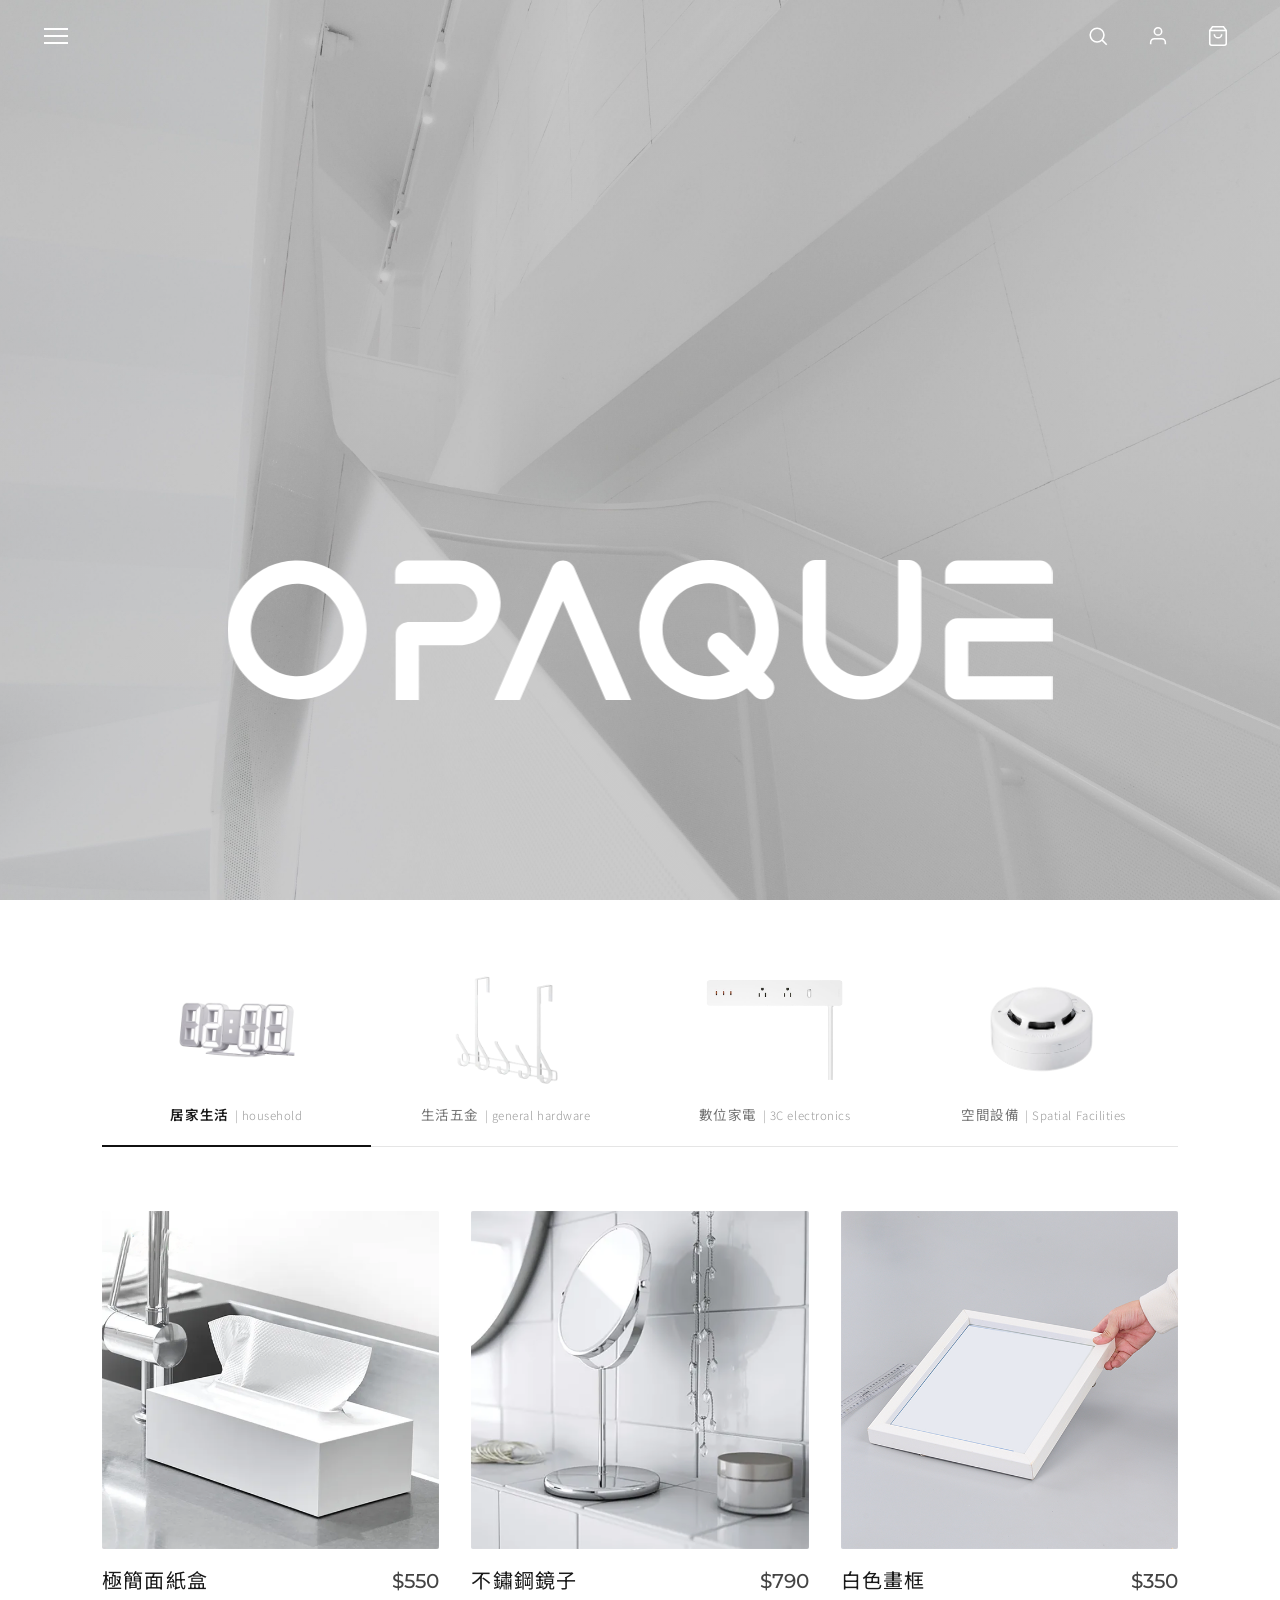
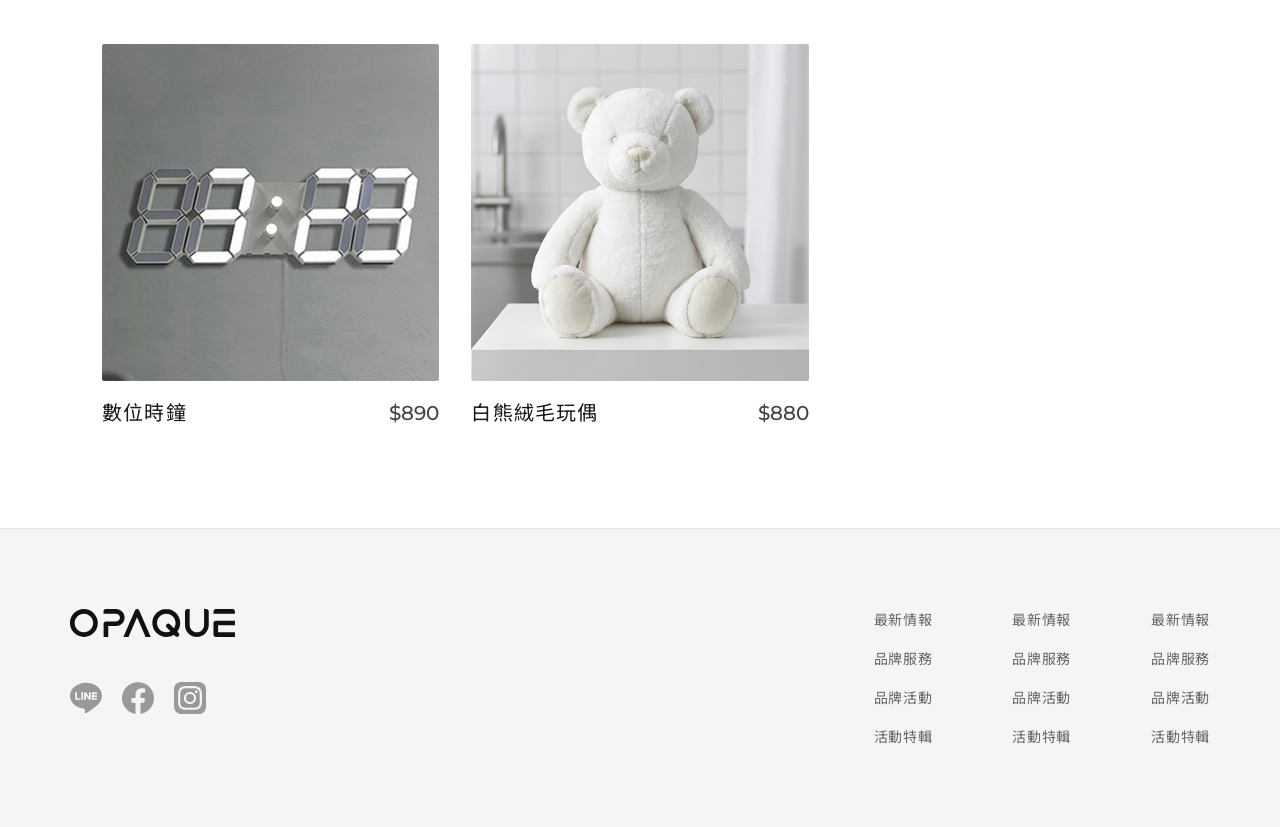
<file: index.html>
<!DOCTYPE html>
<html lang="zh-TW">
<head>
  <meta charset="UTF-8" />
  <meta name="robots" content="noindex, nofollow" />
  <meta name="viewport" content="width=device-width, initial-scale=1.0" />
  <title>OPAQUE | 極簡質感生活選物</title>
  
  <!-- 引入 Google Fonts -->
  <link rel="preconnect" href="https://fonts.googleapis.com">
  <link rel="preconnect" href="https://fonts.gstatic.com" crossorigin>
  <link href="https://fonts.googleapis.com/css2?family=Montserrat:wght@400;500;600;700&family=Noto+Sans+TC:wght@400;500&display=swap" rel="stylesheet">

  <!-- 引入外部 CSS 樣式表 -->
  <link rel="stylesheet" href="style.css">
  <style>
    /* ===== Custom Cursor（16px 實心圓）===== */
    @media (hover: hover) and (pointer: fine) {
      html.has-cursor, html.has-cursor * { cursor: none !important; }
      .custom-cursor {
        position: fixed; left: 0; top: 0; width: 16px; height: 16px; border-radius: 50%;
        background: #111111; box-shadow: none;
        pointer-events: none; z-index: 100000; opacity: 0;
        transition: background-color 0.15s ease, box-shadow 0.15s ease, opacity 0.2s ease, scale 0.18s ease-out;
        will-change: translate, scale;
      }
      .custom-cursor.visible { opacity: 1; }
      /* 商品圖：游標變成毛玻璃圓形 + VIEW（圓心不變，往四周長大） */
      .custom-cursor { display: flex; align-items: center; justify-content: center; margin: 0; }
      .custom-cursor span { font-family: var(--font-brand, 'Montserrat', sans-serif); font-size: 10px; font-weight: 600; letter-spacing: 0.14em; text-indent: 0.14em; color: rgba(34,34,34,0.85); opacity: 0; transition: opacity 0.15s ease; user-select: none; }
      .custom-cursor.is-view { width: 72px; height: 72px; margin: -28px 0 0 -28px; background: rgba(170,170,170,0.42); -webkit-backdrop-filter: blur(7px) saturate(1.1); backdrop-filter: blur(7px) saturate(1.1); box-shadow: inset 0 0 0 1px rgba(255,255,255,0.35); scale: 1; }
      .custom-cursor.is-view span { opacity: 1; transition-delay: 0.1s; }
      .custom-cursor { transition: width 0.28s cubic-bezier(0.2, 0.7, 0.3, 1), height 0.28s cubic-bezier(0.2, 0.7, 0.3, 1), margin 0.28s cubic-bezier(0.2, 0.7, 0.3, 1), background-color 0.2s ease, box-shadow 0.2s ease, opacity 0.2s ease, scale 0.18s ease-out; }
      /* hover 到可點擊元素：16px → 14px（scale 0.875），平滑縮小，無彈跳 */
      .custom-cursor.is-small { scale: 0.875; }
      /* 只有「加入購物車」與「討論區」hover 時才變紅，沒有 glow */
      .custom-cursor.is-red { background: #c8161d; box-shadow: none; }
      /* 正式進入討論區後：永遠紅色 + 細微紅色光暈 */
      body.hacked .custom-cursor, body.hacked .custom-cursor.is-red {
        background: #c8161d; box-shadow: 0 0 10px 4px rgba(200, 22, 29, 0.65), 0 0 26px 10px rgba(200, 22, 29, 0.35);
      }
    }

    /* ===== Intro：進場動畫期間鎖定捲動，並先隱藏標準字避免閃一下 ===== */
    html.intro-playing, body.intro-playing { overflow: hidden; }
    html.intro-playing { scrollbar-gutter: stable; }            /* 鎖定時保留捲軸空間，標準字位置不會偏移 */
    html.intro-playing .brand-logo path { opacity: 0; }
  </style>
  <script>
    /* 尚未載入前就先加上 class（減少動態效果的使用者不播放） */
    if (!window.matchMedia('(prefers-reduced-motion: reduce)').matches) document.documentElement.classList.add('intro-playing');
  </script>
</head>
<body>

  <!-- ==================== 導覽列 (Navbar) ==================== -->
  <header class="navbar" id="navbar">
    <div class="nav-left">
      <button class="nav-menu-btn" id="menuBtn" aria-label="選單目錄">
        <span></span><span></span><span></span>
      </button>
    </div>
    <div class="nav-center-slot" aria-hidden="true"></div>
    <div class="nav-actions">
      <button class="nav-icon-btn" aria-label="搜尋商品"><svg viewBox="0 0 24 24"><circle cx="11" cy="11" r="7.5"></circle><line x1="16.5" y1="16.5" x2="21.5" y2="21.5"></line></svg></button>
      <button class="nav-icon-btn" aria-label="會員中心"><svg viewBox="0 0 24 24"><path d="M20 21v-2a4 4 0 0 0-4-4H8a4 4 0 0 0-4 4v2"></path><circle cx="12" cy="7" r="4"></circle></svg></button>
      <button class="nav-icon-btn" aria-label="購物車"><svg viewBox="0 0 24 24"><path d="M6 2L3 6v14a2 2 0 0 0 2 2h14a2 2 0 0 0 2-2V6l-3-4z"></path><line x1="3" y1="6" x2="21" y2="6"></line><path d="M16 10a4 4 0 0 1-8 0"></path></svg></button>
    </div>
  </header>

  <!-- ==================== 向量 SVG Logo ==================== -->
  <svg id="brandLogo" class="brand-logo" data-name="圖層 1" xmlns="http://www.w3.org/2000/svg" viewBox="0 0 721.83 122.52" fill="currentColor">
    <path fill="currentColor" d="M58.81.48C26.89,1.51,1.07,27.33.03,59.25c-.55,16.99,5.77,32.97,17.8,45,11.55,11.55,26.73,17.83,42.95,17.83.68,0,1.37-.01,2.05-.03,31.92-1.04,57.73-26.86,58.77-58.77.55-16.99-5.77-32.97-17.8-45C91.78,6.25,75.8-.03,58.81.48ZM89.43,89.88c-8.04,8.04-19.17,12.34-30.52,11.83-20.66-.95-37.59-17.88-38.54-38.54-.52-11.36,3.79-22.48,11.83-30.52,7.6-7.6,17.96-11.87,28.67-11.87.62,0,1.23.01,1.85.04,20.66.95,37.59,17.88,38.54,38.54.52,11.36-3.79,22.48-11.83,30.52Z"/>
    <path fill="currentColor" d="M596.19,0h-9.42v70.15c0,8.51-3.35,16.51-9.44,22.5-6.08,5.99-14.12,9.28-22.65,9.09-17.15-.26-31.11-14.68-31.11-32.14V0h-9.42c-6.02,0-10.91,4.9-10.91,10.91v58.64c0,28.69,23.07,52.26,51.42,52.53.17,0,.35,0,.52,0,13.76,0,26.71-5.33,36.52-15.04,9.93-9.84,15.41-22.94,15.41-36.88V10.91c0-6.02-4.9-10.91-10.91-10.91Z"/>
    <path fill="currentColor" d="M201.28.44h-43.78c-6.02,0-10.91,4.9-10.91,10.91v9.42h54.78c9.26,0,16.97,7.35,17.18,16.38.11,4.56-1.59,8.86-4.78,12.13-3.19,3.27-7.45,5.07-12,5.07h-44.74v.05c-5.57.49-9.96,5.18-9.96,10.87v57.25h20.33v-47.84h34.37c10.01,0,19.4-3.94,26.44-11.08,7.04-7.15,10.83-16.6,10.68-26.61-.31-20.15-17.18-36.54-37.61-36.54Z"/>
    <path fill="currentColor" d="M627.81,61.99v49.2c0,6.02,4.9,10.91,10.91,10.91h4.83l78.28-.02v-20.33h-73.69v-30.32h73.69v-20.33l-83.11-.02c-6.02,0-10.91,4.9-10.91,10.91Z"/>
    <path fill="currentColor" d="M710.92.44h-72.08c-6.02,0-10.91,4.9-10.91,10.91v9.42h93.9v-9.42c0-6.02-4.89-10.91-10.91-10.91Z"/>
    <path fill="currentColor" d="M293.51.44h-.01c-4.32,0-8.12,2.57-9.92,6.71l-50.13,115.36h22.36l37.65-86.65,37.37,86.65h22.33L303.43,7.19c-1.79-4.15-5.59-6.74-9.92-6.74Z"/>
    <path fill="currentColor" d="M421.28,0c-33.66,0-61.05,27.39-61.05,61.05s27.39,61.05,61.05,61.05c12.2,0,23.56-3.61,33.11-9.8l6.65,6.65c1.92,1.92,4.48,2.98,7.2,2.98s5.28-1.06,7.2-2.98c1.93-1.92,2.98-4.48,2.98-7.2s-1.06-5.28-2.99-7.2l-6.02-6.02c8.08-10.35,12.91-23.35,12.91-37.47,0-33.66-27.39-61.05-61.05-61.05ZM437.35,66.45c-1.92-1.93-4.48-2.98-7.2-2.98s-5.28,1.06-7.2,2.98c-3.97,3.97-3.97,10.43,0,14.41l16.55,16.55c-5.48,2.76-11.67,4.32-18.21,4.32-22.43,0-40.67-18.25-40.67-40.67s18.25-40.67,40.67-40.67,40.67,18.25,40.67,40.67c0,8.49-2.62,16.38-7.09,22.91l-17.51-17.51Z"/>
  </svg>

  <!-- ==================== Hero 首圖區塊 ==================== -->
  <section class="hero-section" id="heroSection">
    <div class="hero-placeholder-fallback"></div>
    <div class="hero-background"></div>
  </section>

  <!-- ==================== 主內容區塊 (自帶白底，會遮住 Logo) ==================== -->
  <main class="main-content">
    <div class="container">

      <!-- 分類區塊 -->
      <!-- 分類區塊 -->
      <section class="category-section">
        <div class="category-track" id="categoryTrack">
          
          <!-- 分類 1：居家生活 -->
          <div class="category-item active" data-category="household">
            <div class="category-icon-box">
              <!-- 請將 src 替換成你的數位時鐘去背圖檔路徑 -->
              <img src="./images/category-01.png" alt="數位時鐘" style="max-width: 100%; max-height: 100%; object-fit: contain;">
            </div>
            <div class="category-title">居家生活<span class="sub-en">| household</span></div>
          </div>
          
          <!-- 分類 2：生活五金 -->
          <div class="category-item" data-category="hardware">
            <div class="category-icon-box">
              <!-- 請將 src 替換成你的掛鉤去背圖檔路徑 -->
              <img src="./images/category-02.png" alt="門後掛鉤" style="max-width: 100%; max-height: 100%; object-fit: contain;">
            </div>
            <div class="category-title">生活五金<span class="sub-en">| general hardware</span></div>
          </div>
          
          <!-- 分類 3：3C 電器 -->
          <div class="category-item" data-category="electronics">
            <div class="category-icon-box">
              <!-- 請將 src 替換成你的延長線去背圖檔路徑 -->
              <img src="./images/category-03.png" alt="延長線" style="max-width: 100%; max-height: 100%; object-fit: contain;">
            </div>
            <div class="category-title">數位家電<span class="sub-en">| 3C electronics</span></div>
          </div>
          
          <!-- 分類 4：空間設備 -->
          <div class="category-item" data-category="facilities">
            <div class="category-icon-box">
              <!-- 請將 src 替換成你的煙霧偵測器去背圖檔路徑 -->
              <img src="./images/category-04.png" alt="煙霧偵測器" style="max-width: 100%; max-height: 100%; object-fit: contain;">
            </div>
            <div class="category-title">空間設備<span class="sub-en">| Spatial Facilities</span></div>
          </div>

          <!-- 黑線指示器 -->
          <div class="category-active-line" id="categoryActiveLine"></div>
        </div>
      </section>

      <!-- 商品列表網格 -->
      <!-- 商品列表網格 -->
      <section class="products-grid">
        
        <article class="product-card">
          <div class="product-image-wrap">
            <img src="./images/household_1.png" alt="極簡面紙盒" loading="lazy">
          </div>
          <div class="product-meta">
            <span class="product-name">極簡面紙盒</span>
            <span class="product-price">$550</span>
          </div>
        </article>

        <a href="product.html" class="product-card">
          <div class="product-image-wrap">
            <img src="./images/household_2.png" alt="不鏽鋼鏡子" loading="lazy">
          </div>
          <div class="product-meta">
            <span class="product-name">不鏽鋼鏡子</span>
            <span class="product-price">$790</span>
          </div>
        </a>

        <article class="product-card">
          <div class="product-image-wrap">
            <img src="./images/household_3.png" alt="白色畫框" loading="lazy">
          </div>
          <div class="product-meta">
            <span class="product-name">白色畫框</span>
            <span class="product-price">$350</span>
          </div>
        </article>

        <article class="product-card">
          <div class="product-image-wrap">
            <img src="./images/household_4.png" alt="數位時鐘" loading="lazy">
          </div>
          <div class="product-meta">
            <span class="product-name">數位時鐘</span>
            <span class="product-price">$890</span>
          </div>
        </article>

        <article class="product-card">
          <div class="product-image-wrap">
            <img src="./images/household_5.png" alt="白熊絨毛玩偶" loading="lazy">
          </div>
          <div class="product-meta">
            <span class="product-name">白熊絨毛玩偶</span>
            <span class="product-price">$880</span>
          </div>
        </article>

      </section>
    </div>
  </main>

<!-- ==================== 頁尾 Footer ==================== -->
  <footer class="footer" style="background-color: #f4f5f7; padding: 80px 44px; border-top: 1px solid var(--color-border-light); font-size: 14px; color: #333333;">
    <div class="footer-inner" style="max-width: 1140px; margin: 0 auto; display: flex; justify-content: space-between; align-items: flex-start; flex-wrap: wrap; gap: 40px;">
      
      <!-- 左側：品牌 Logo 與社群按鈕 -->
      <div class="footer-brand" style="display: flex; flex-direction: column; gap: 40px;">
        <!-- 點擊回到主頁 -->
        <a href="#" class="footer-logo-link" aria-label="回到首頁" style="display: inline-block; transition: opacity 0.2s ease;" onmouseover="this.style.opacity='0.7'" onmouseout="this.style.opacity='1'">
          <svg class="footer-logo-svg" style="height: 28px; width: auto; color: #111;" viewBox="0 0 721.83 122.52" fill="currentColor">
            <path fill="currentColor" d="M58.81.48C26.89,1.51,1.07,27.33.03,59.25c-.55,16.99,5.77,32.97,17.8,45,11.55,11.55,26.73,17.83,42.95,17.83.68,0,1.37-.01,2.05-.03,31.92-1.04,57.73-26.86,58.77-58.77.55-16.99-5.77-32.97-17.8-45C91.78,6.25,75.8-.03,58.81.48ZM89.43,89.88c-8.04,8.04-19.17,12.34-30.52,11.83-20.66-.95-37.59-17.88-38.54-38.54-.52-11.36,3.79-22.48,11.83-30.52,7.6-7.6,17.96-11.87,28.67-11.87.62,0,1.23.01,1.85.04,20.66.95,37.59,17.88,38.54,38.54.52,11.36-3.79,22.48-11.83,30.52Z"/>
            <path fill="currentColor" d="M596.19,0h-9.42v70.15c0,8.51-3.35,16.51-9.44,22.5-6.08,5.99-14.12,9.28-22.65,9.09-17.15-.26-31.11-14.68-31.11-32.14V0h-9.42c-6.02,0-10.91,4.9-10.91,10.91v58.64c0,28.69,23.07,52.26,51.42,52.53.17,0,.35,0,.52,0,13.76,0,26.71-5.33,36.52-15.04,9.93-9.84,15.41-22.94,15.41-36.88V10.91c0-6.02-4.9-10.91-10.91-10.91Z"/>
            <path fill="currentColor" d="M201.28.44h-43.78c-6.02,0-10.91,4.9-10.91,10.91v9.42h54.78c9.26,0,16.97,7.35,17.18,16.38.11,4.56-1.59,8.86-4.78,12.13-3.19,3.27-7.45,5.07-12,5.07h-44.74v.05c-5.57.49-9.96,5.18-9.96,10.87v57.25h20.33v-47.84h34.37c10.01,0,19.4-3.94,26.44-11.08,7.04-7.15,10.83-16.6,10.68-26.61-.31-20.15-17.18-36.54-37.61-36.54Z"/>
            <path fill="currentColor" d="M627.81,61.99v49.2c0,6.02,4.9,10.91,10.91,10.91h4.83l78.28-.02v-20.33h-73.69v-30.32h73.69v-20.33l-83.11-.02c-6.02,0-10.91,4.9-10.91,10.91Z"/>
            <path fill="currentColor" d="M710.92.44h-72.08c-6.02,0-10.91,4.9-10.91,10.91v9.42h93.9v-9.42c0-6.02-4.89-10.91-10.91-10.91Z"/>
            <path fill="currentColor" d="M293.51.44h-.01c-4.32,0-8.12,2.57-9.92,6.71l-50.13,115.36h22.36l37.65-86.65,37.37,86.65h22.33L303.43,7.19c-1.79-4.15-5.59-6.74-9.92-6.74Z"/>
            <path fill="currentColor" d="M421.28,0c-33.66,0-61.05,27.39-61.05,61.05s27.39,61.05,61.05,61.05c12.2,0,23.56-3.61,33.11-9.8l6.65,6.65c1.92,1.92,4.48,2.98,7.2,2.98s5.28-1.06,7.2-2.98c1.93-1.92,2.98-4.48,2.98-7.2s-1.06-5.28-2.99-7.2l-6.02-6.02c8.08-10.35,12.91-23.35,12.91-37.47,0-33.66-27.39-61.05-61.05-61.05ZM437.35,66.45c-1.92-1.93-4.48-2.98-7.2-2.98s-5.28,1.06-7.2,2.98c-3.97,3.97-3.97,10.43,0,14.41l16.55,16.55c-5.48,2.76-11.67,4.32-18.21,4.32-22.43,0-40.67-18.25-40.67-40.67s18.25-40.67,40.67-40.67,40.67,18.25,40.67,40.67c0,8.49-2.62,16.38-7.09,22.91l-17.51-17.51Z"/>
          </svg>
        </a>

        <!-- 客製化 SVG 社群 Icon -->
        <div class="social-icons" style="display: flex; gap: 20px;">
          <a href="#" class="social-icon" aria-label="LINE" style="width: 32px; height: 32px; color: #999; transition: 0.2s;" onmouseover="this.style.color='#111'" onmouseout="this.style.color='#999'">
            <svg viewBox="0 0 260.39 248.07">
              <path fill="currentColor" d="M249.91,64.16c-10.75-20.31-28.35-36.2-48.56-46.94C169.66.37,131.66-3.96,96.68,3.56,60.11,11.42,25.09,33.46,8.66,67.72c-11.54,24.07-11.52,51.75-.1,75.87,10.52,22.2,29.04,39.43,50.72,50.82,14.82,7.79,30.78,12.74,47.33,15.17,3.87.57,7.36,1.45,10.64,3.41,2.09,1.25,3.35,3.11,3.68,5.53.41,3,.37,5.96-.12,9l-2.24,13.99c-.25,1.58-.23,3.32.63,4.79,1.93,3.33,8.77,1.31,12.2-.57l14.6-8.01c24.26-14.56,51.22-33.55,72.16-52.55,5.96-5.41,11.29-10.96,16.56-17.03,6.85-7.88,12.77-16.26,17.28-25.7,12.05-25.16,10.9-53.72-2.09-78.29ZM84.19,136.87c0,1.44-1.05,2.41-2.5,2.41h-36.25c-1.68,0-2.71-1.08-2.71-2.76l.02-56.6c0-1.32,1.13-2.29,2.33-2.29h9.48c1.4,0,2.34,1.14,2.34,2.56v45.02s24.79,0,24.79,0c1.35,0,2.36.9,2.51,2.35l-.02,9.32ZM106.26,136.83c0,1.36-1.03,2.43-2.41,2.44h-9.33c-1.31.02-2.45-.99-2.45-2.44v-56.95c.01-1.43,1.3-2.37,2.5-2.37h9.3c1.42.16,2.39,1.1,2.39,2.66v56.66ZM169.08,136.53c0,1.55-1.08,2.58-2.53,2.58h-9.48c-.72-.07-1.23-.32-1.65-.94l-25.96-35-.05,33.83c0,1.67-1.14,2.6-2.53,2.6l-8.88.02c-1.44,0-2.69-.89-2.69-2.5v-56.64c-.03-1.65,1.18-2.6,2.7-2.57l10.47.04,26.45,35.65.04-33.44c0-1.53.98-2.57,2.47-2.66l9.27.05c1.45,0,2.37,1.13,2.37,2.63v56.36ZM217.13,139.29h-36.83c-1.33,0-2.28-1.13-2.28-2.45v-56.67c0-1.54,1.06-2.55,2.57-2.55h36.26c1.4,0,2.62.87,2.62,2.28l.03,9.37c0,1.43-1.18,2.53-2.63,2.48h-24.66s0,9.56,0,9.56l24.89.02c1.34,0,2.39,1.03,2.4,2.35v9.38c.01,1.3-.97,2.42-2.47,2.46h-24.82s0,9.58,0,9.58l24.89.02c1.34,0,2.39,1.04,2.4,2.35v9.39c.01,1.24-.99,2.42-2.36,2.42Z"/>
            </svg>
          </a>
          <a href="#" class="social-icon" aria-label="Facebook" style="width: 32px; height: 32px; color: #999; transition: 0.2s;" onmouseover="this.style.color='#111'" onmouseout="this.style.color='#999'">
            <svg viewBox="0 0 265.91 264.2">
              <path fill="currentColor" d="M138.01,0s.06.15.14.15l2.46.07c17.34,1.01,34.26,5.32,49.92,12.86,27.21,13.1,49.26,35.17,62.34,62.39,7.52,15.65,11.8,32.51,12.82,49.84l.08,4.94c0,.09.1.15.15.14v4.98s-.15.05-.15.14l-.08,5.06c-1.34,23.05-8.56,45.27-21.16,64.65-20.56,31.61-53.5,53.16-90.77,58.97v-92.83s30.97-.01,30.97-.01l5.88-38.42h-36.85s.02-25.78.02-25.78c.12-3.14.6-6.05,1.81-8.9,1.83-4.39,5.28-7.67,9.74-9.35,2.85-1.11,5.75-1.52,8.85-1.66h18.03s0-32.74,0-32.74c-9.09-1.41-18.04-2.35-27.16-2.56-5.35-.13-10.51.18-15.72,1.26-18.63,3.81-31.16,16.19-35.38,34.71-1.08,4.75-1.66,9.47-1.67,14.39l-.03,30.27c0,.16.01.23-.03.31-.03.06-.1.04-.26.04h-31.06s-1.98-.02-1.98-.02c-.12,0-.28,0-.33.05-.06.07-.1.15-.1.37v38.02s33.22,0,33.22,0c.21,0,.37-.04.49.02.08.04.06.21.06.45v92.1c.02.16,0,.21-.05.27-15.59-2.44-30.6-7.67-44.38-15.44-8.82-4.97-17.03-10.9-24.45-17.72l-.17-.15-.17-.15c-18.61-17.14-32.03-39.2-38.51-63.7l-2.33-10.54-1.08-7.13-.83-8.86v-.28s0-.28,0-.28v-.27s-.03-.24-.03-.24l-.06-.22c-.08-.32-.02-.59-.05-.93l-.02-.26c0-.11-.07-.14-.13-.14l.04-9.97.2-1.46c.87-17.64,5.17-34.88,12.81-50.84,10.07-21.01,25.49-39,44.65-52.21C77.73,9.59,101.06,1.63,125.33.23l2.59-.21,10.09-.02Z"/>
            </svg>
          </a>
          <a href="#" class="social-icon" aria-label="Instagram" style="width: 32px; height: 32px; color: #999; transition: 0.2s;" onmouseover="this.style.color='#111'" onmouseout="this.style.color='#999'">
            <svg viewBox="0 0 248.29 248.21">
              <path fill="currentColor" d="M248.29,55.3v134.56c-.1-.01-.24.09-.24.26l-.13,6.33c-.63,5.64-1.62,11-3.55,16.29-5.85,16.01-18.79,27.98-35.18,32.63-4.68,1.33-9.31,2.02-14.17,2.45l-3.61.11c-.32,0-.65.07-.72.28H59.37c-1.63-.52-3.38-.12-5.14-.33-4.5-.53-8.79-.92-13.17-1.98-17.42-4.23-31.37-16.81-37.3-33.75-1.66-4.74-2.42-9.61-3.09-14.63l-.67-4.99L.1,57.69c0-5.97,1-11.86,2.42-17.56C6.29,25.01,16.72,12.48,30.75,5.88c4-1.88,7.89-3.38,12.28-4.11C47.19,1.08,51.43,0,55.8,0h134.22c5.34,0,10.5.84,15.66,1.89,13.62,2.78,25.65,10.89,33.24,22.5,4.51,6.91,7.34,14.53,8.36,22.65l.78,6.26c.09.68-.27,1.49.23,1.99ZM167.36,215.35c7.21-.61,13.84-2.24,20.26-5.19,5.61-2.58,10.33-6.1,14.53-10.59,4.74-5.06,8.16-10.88,10.33-17.49,1.86-5.66,3.01-11.33,3.26-17.31l.52-12.67.2-28.9-.25-29.62c-.11-13.04-1.48-26.4-8.36-37.6-8.89-14.47-23.48-21.66-40.22-23.16-9.27-.83-18.26-.94-27.59-.94h-31.77c-9.33,0-18.33.12-27.59.94-7.8.7-15.23,2.59-22.17,6.26-8.55,4.53-15.55,11.64-19.87,20.29-3.45,6.92-5.25,14.25-5.86,21.99-.81,10.26-.93,20.23-.9,30.54l.08,34.74c.02,7.07.25,13.8.89,20.78,1.18,12.92,5.58,24.65,14.94,33.75,3.9,3.8,8.11,6.78,13.1,9.04,6.47,2.94,13.23,4.59,20.38,5.16,8.98.71,17.71.85,26.76.85l32.02.02c9.21,0,18.05-.12,27.32-.9Z"/>
              <path fill="currentColor" d="M165.05,198.84l-19.04.74-43.7.02-11.69-.3c-8.6-.22-18.27-1.24-25.63-5.66-9.33-5.61-14.05-14.82-15.36-25.53-.82-6.69-1.03-13.16-1.05-19.96l-.11-36.72c-.03-9.79.08-19.27.86-28.97.94-11.85,5.56-22.02,15.89-28.19,6.51-3.89,15.05-5.23,22.68-5.42l17.88-.43,34.98-.02c8.68,0,17.06.14,25.64.93,4.11.38,7.92,1.27,11.75,2.61,8.68,3.04,15.53,10.28,18.5,19.01,1.48,4.36,2.37,8.71,2.51,13.34l.62,19.45.07,31.77c.02,9.81-.14,19.3-.75,29.04-.31,5.08-1.36,9.8-3.17,14.47-1.41,3.65-3.49,6.67-6.16,9.48-3.49,3.67-7.6,6.28-12.45,7.91-3.98,1.34-7.94,2.28-12.3,2.45ZM184.49,74.8c0-6.09-4.94-11.03-11.03-11.03s-11.03,4.94-11.03,11.03,4.94,11.03,11.03,11.03,11.03-4.94,11.03-11.03ZM171.52,124.08c0-26.16-21.2-47.36-47.36-47.36s-47.36,21.2-47.36,47.36,21.2,47.36,47.36,47.36,47.36-21.2,47.36-47.36Z"/>
              <circle fill="currentColor" cx="124.17" cy="124.05" r="30.79"/>
            </svg>
          </a>
        </div>
      </div>
      
      <!-- 右側：網站連結 -->
      <div class="footer-links-row" style="display: flex; gap: 80px;">
        <div class="footer-links-col" style="display: flex; flex-direction: column; gap: 18px;">
          <a href="#" style="color: #666; letter-spacing: 0.05em; transition: 0.2s;" onmouseover="this.style.color='#111'" onmouseout="this.style.color='#666'">最新情報</a>
          <a href="#" style="color: #666; letter-spacing: 0.05em; transition: 0.2s;" onmouseover="this.style.color='#111'" onmouseout="this.style.color='#666'">品牌服務</a>
          <a href="#" style="color: #666; letter-spacing: 0.05em; transition: 0.2s;" onmouseover="this.style.color='#111'" onmouseout="this.style.color='#666'">品牌活動</a>
          <a href="#" style="color: #666; letter-spacing: 0.05em; transition: 0.2s;" onmouseover="this.style.color='#111'" onmouseout="this.style.color='#666'">活動特輯</a>
        </div>
        <div class="footer-links-col" style="display: flex; flex-direction: column; gap: 18px;">
          <a href="#" style="color: #666; letter-spacing: 0.05em; transition: 0.2s;" onmouseover="this.style.color='#111'" onmouseout="this.style.color='#666'">最新情報</a>
          <a href="#" style="color: #666; letter-spacing: 0.05em; transition: 0.2s;" onmouseover="this.style.color='#111'" onmouseout="this.style.color='#666'">品牌服務</a>
          <a href="#" style="color: #666; letter-spacing: 0.05em; transition: 0.2s;" onmouseover="this.style.color='#111'" onmouseout="this.style.color='#666'">品牌活動</a>
          <a href="#" style="color: #666; letter-spacing: 0.05em; transition: 0.2s;" onmouseover="this.style.color='#111'" onmouseout="this.style.color='#666'">活動特輯</a>
        </div>
        <div class="footer-links-col" style="display: flex; flex-direction: column; gap: 18px;">
          <a href="#" style="color: #666; letter-spacing: 0.05em; transition: 0.2s;" onmouseover="this.style.color='#111'" onmouseout="this.style.color='#666'">最新情報</a>
          <a href="#" style="color: #666; letter-spacing: 0.05em; transition: 0.2s;" onmouseover="this.style.color='#111'" onmouseout="this.style.color='#666'">品牌服務</a>
          <a href="#" style="color: #666; letter-spacing: 0.05em; transition: 0.2s;" onmouseover="this.style.color='#111'" onmouseout="this.style.color='#666'">品牌活動</a>
          <a href="#" style="color: #666; letter-spacing: 0.05em; transition: 0.2s;" onmouseover="this.style.color='#111'" onmouseout="this.style.color='#666'">活動特輯</a>
        </div>
      </div>
    </div>
  </footer>

  <!-- ==================== 回頂端按鈕 ==================== -->
  <button class="back-to-top" id="backToTop" aria-label="返回頁面頂端">
    <svg width="18" height="18" viewBox="0 0 24 24" fill="none" stroke="currentColor" stroke-width="2">
      <polyline points="18 15 12 9 6 15"></polyline>
    </svg>
  </button>

  <!-- 引入外部 JavaScript -->
  <script src="script.js"></script>
  <script>
    /* Custom Cursor：預設黑色；只有加入購物車 / 討論區 hover 變紅；進入討論區後永遠紅色 + glow（見 CSS 的 body.hacked） */
    (function () {
      if (!window.matchMedia('(hover: hover) and (pointer: fine)').matches) return;   // 手機/觸控不啟用
      const dot = document.createElement('div');
      dot.className = 'custom-cursor';
      dot.innerHTML = '<span>VIEW</span>';
      document.body.appendChild(dot);
      document.documentElement.classList.add('has-cursor');
      const RED_TARGETS = '.btn-add-cart, #discussionSection';
      const CLICKABLE = 'a, button, input, select, textarea, label, summary, [role="button"], [onclick], .nav-menu-btn, .category-item, .product-card, .thumb-item, .accordion-item, .play-btn, .discussion-section';
      const isClickable = (t) => {
        const c = t.closest && t.closest(CLICKABLE);
        if (c && c.matches('.discussion-section') && document.body.classList.contains('hacked')) return false;   // 進入討論區後它不再是可點擊區域
        return !!c;
      };
      document.addEventListener('mousemove', (e) => {
        dot.style.translate = (e.clientX - 8) + 'px ' + (e.clientY - 8) + 'px';   // 位置用 translate、縮放用 scale，兩者分開，縮放才不會把位置一起縮偏
        dot.classList.add('visible');
        dot.classList.toggle('is-red', !!(e.target.closest && e.target.closest(RED_TARGETS)));
        const inView = !!(e.target.closest && e.target.closest('.product-image-wrap'));
        dot.classList.toggle('is-view', inView);
        dot.classList.toggle('is-small', !inView && isClickable(e.target));
      }, { passive: true });
      document.documentElement.addEventListener('mouseleave', () => { dot.classList.remove('visible', 'is-red', 'is-small', 'is-view'); });
    })();
  </script>
  <script src="https://cdnjs.cloudflare.com/ajax/libs/gsap/3.12.5/gsap.min.js"></script>
  <script>
    /* ==========================================================================
       OPAQUE 標準字進場動畫（每次載入都播放）
       只動畫 #brandLogo 裡面的 path；Logo 本身的位置/縮放仍由 script.js 控制
       ========================================================================== */
    (function () {
      const html = document.documentElement;
      const body = document.body;
      const logo = document.getElementById('brandLogo');
      if (!logo || !html.classList.contains('intro-playing')) return;   // 減少動態效果：直接略過

      /* ---------- 捲動鎖定：overflow + 攔截滾輪 / 觸控 / 鍵盤 ---------- */
      body.classList.add('intro-playing');
      if ('scrollRestoration' in history) history.scrollRestoration = 'manual';
      window.scrollTo(0, 0);                                            // 一定從第一屏開始
      const stop = (e) => e.preventDefault();
      const stopKeys = (e) => {
        if ([' ', 'PageUp', 'PageDown', 'Home', 'End', 'ArrowUp', 'ArrowDown'].includes(e.key)) e.preventDefault();
      };
      window.addEventListener('wheel', stop, { passive: false });
      window.addEventListener('touchmove', stop, { passive: false });
      window.addEventListener('keydown', stopKeys);

      const paths = Array.from(logo.querySelectorAll('path'));
      const SVGNS = 'http://www.w3.org/2000/svg';
      let done = false;

      const unlock = () => {
        if (done) return; done = true;
        paths.forEach((el) => { el.removeAttribute('filter'); if (typeof gsap !== 'undefined') gsap.set(el, { clearProps: 'all' }); });
        const defs = logo.querySelector('#introDefs'); if (defs) defs.remove();
        logo.style.removeProperty('overflow');
        html.classList.remove('intro-playing');                         // 先移除隱藏用的 class，再清掉 inline 樣式，同一幀內完成
        paths.forEach((el) => el.style.removeProperty('opacity'));
        body.classList.remove('intro-playing');
        window.removeEventListener('wheel', stop);
        window.removeEventListener('touchmove', stop);
        window.removeEventListener('keydown', stopKeys);
      };

      /* 保險：GSAP 載入失敗時不要卡住使用者 */
      if (typeof gsap === 'undefined') { unlock(); return; }
      setTimeout(unlock, 4500);                                         // 保險：最晚 4.5 秒一定解鎖

      /* ---------- 依 path 的水平位置分組（E 由兩塊組成，會歸在同一組）---------- */
      const items = paths.map((el) => { const b = el.getBBox(); return { el, x: b.x }; }).sort((a, b) => a.x - b.x);
      const groups = [];
      items.forEach((it) => {
        const g = groups[groups.length - 1];
        if (g && Math.abs(g.x - it.x) < 20) g.els.push(it.el); else groups.push({ x: it.x, els: [it.el] });
      });

      /* ---------- 為每組建立橫向模糊濾鏡（SVG filter，Safari 也支援）---------- */
      logo.style.overflow = 'visible';                                  // 模糊與位移不會被 SVG 邊界裁掉
      const defs = document.createElementNS(SVGNS, 'defs');
      defs.id = 'introDefs';
      logo.insertBefore(defs, logo.firstChild);
      groups.forEach((g, i) => {
        const f = document.createElementNS(SVGNS, 'filter');
        f.id = 'introBlur' + i;
        ['x:-60%', 'y:-80%', 'width:220%', 'height:260%'].forEach((kv) => { const [k, v] = kv.split(':'); f.setAttribute(k, v); });
        const blur = document.createElementNS(SVGNS, 'feGaussianBlur');
        blur.setAttribute('stdDeviation', '0 0');
        f.appendChild(blur); defs.appendChild(f);
        g.blur = blur;
        g.v = { bx: 22, by: 2.5 };                                      // 起始：橫向拖影式模糊
        g.els.forEach((el) => el.setAttribute('filter', 'url(#introBlur' + i + ')'));
        blur.setAttribute('stdDeviation', g.v.bx + ' ' + g.v.by);
      });

      /* ---------- Timeline ---------- */
      const tl = gsap.timeline({ defaults: { overwrite: 'auto' } });
      groups.forEach((g, i) => {
        const t = 0.05 + i * 0.15;                                      // 由左到右依序出現
        const dir = i % 2 ? 1 : -1;                                     // 相鄰字母左右小幅錯位
        gsap.set(g.els, { opacity: 0, x: -14 + dir * 6 });
        tl.to(g.els, { opacity: 1, duration: 0.55, ease: 'power1.out' }, t)
          .to(g.els, { x: 0, duration: 0.95, ease: 'power3.out' }, t)
          .to(g.v, {
            bx: 0, by: 0, duration: 0.95, ease: 'power2.out',
            onUpdate: () => g.blur.setAttribute('stdDeviation', g.v.bx.toFixed(2) + ' ' + g.v.by.toFixed(2))
          }, t);
      });
      tl.call(unlock);                                                  // 動畫一跑完就立刻解鎖，馬上可以往下滑
    })();
  </script>
</body>
</html>
</file>
<file: style.css>
/* ==========================================================================
   1. 全域變數與基礎樣式 (CSS Variables & Reset)
   ========================================================================== */
:root {
  --color-white: #ffffff;
  --color-black: #111111;
  --color-text-dark: #191919;
  --color-text-sub: #757575;
  --color-border-light: #e5e5e5;
  --color-bg-light: #f6f7f9;
  --navbar-height: 72px;
  --font-brand: 'Montserrat', -apple-system, BlinkMacSystemFont, sans-serif;
  --font-body: 'Noto Sans TC', 'Montserrat', -apple-system, sans-serif;
}

* {
  box-sizing: border-box;
  margin: 0;
  padding: 0;
}

html {
  scroll-behavior: smooth;
}

body {
  font-family: var(--font-body);
  background-color: var(--color-white);
  color: var(--color-text-dark);
  overflow-x: hidden;
  line-height: 1.5;
  -webkit-font-smoothing: antialiased;
}

a {
  color: inherit;
  text-decoration: none;
}

button {
  background: none;
  border: none;
  cursor: pointer;
  font-family: inherit;
  color: inherit;
  padding: 0;
}



/* ==========================================================================
   2. 固定導覽列 (Fixed Navbar) - Z-index: 1000
   ========================================================================== */
.navbar {
  position: fixed;
  top: 0;
  left: 0;
  width: 100%;
  height: var(--navbar-height);
  z-index: 1000;
  display: flex;
  align-items: center;
  justify-content: space-between;
  padding: 0 44px;
  background-color: transparent; 
  color: var(--color-white);      
  transition: background-color 0.25s ease, box-shadow 0.25s ease, border-color 0.25s ease;
  border-bottom: 1px solid transparent;
}

.navbar.scrolled {
  background-color: var(--color-white);
  color: var(--color-text-dark);
  box-shadow: 0 1px 12px rgba(0, 0, 0, 0.05);
  border-bottom: 1px solid rgba(0, 0, 0, 0.06);
}

.nav-menu-btn {
  display: flex;
  flex-direction: column;
  justify-content: center;
  gap: 5px;
  width: 36px;
  height: 36px;
  cursor: pointer;
}

.nav-menu-btn span {
  display: block;
  width: 24px;
  height: 2px;
  background-color: currentColor;
  transition: background-color 0.25s ease, transform 0.2s ease;
}

.nav-center-slot {
  position: absolute;
  left: 50%;
  top: 50%;
  transform: translate(-50%, -50%);
  display: flex;
  align-items: center;
  justify-content: center;
  pointer-events: auto;
}

.nav-actions {
  display: flex;
  align-items: center;
  gap: 24px;
}

.nav-icon-btn {
  display: flex;
  align-items: center;
  justify-content: center;
  width: 36px;
  height: 36px;
  color: currentColor;
  transition: opacity 0.2s ease, transform 0.2s ease;
}

.nav-icon-btn:hover {
  opacity: 0.75;
  transform: translateY(-1px);
}

.nav-icon-btn svg {
  width: 22px;
  height: 22px;
  stroke-width: 1.7;
  stroke: currentColor;
  fill: none;
}

/* ==========================================================================
   3. 核心大 Logo - 初始 Z-index: 50 (藏在白色內容區之下)
   ========================================================================== */
.brand-logo {
  position: fixed;
  left: 50%;
  top: 70vh; /* 初始位置：偏下 */
  transform: translate(-50%, -50%) scale(1);
  transform-origin: center center;
  z-index: 50; /* 魔法關鍵一：讓它被下方的白色區塊蓋住 */
  color: var(--color-white);
  user-select: none;
  pointer-events: none;
  will-change: top, transform, color;
  transition: color 0.1s ease; /* 瞬間換色 */
  
  /* 魔法關鍵二：將 Logo 高度寫死，確保 JS 數學運算 100% 精準 */
  height: 140px; 
  width: auto;
  max-width: 90vw;
}

/* ==========================================================================
   4. Hero 首圖區塊 - Z-index: 10 (最底層)
   ========================================================================== */
.hero-section {
  position: relative;
  z-index: 10;
  width: 100%;
  height: 100vh;
  min-height: 600px;
  overflow: hidden;
  background-color: #2c2f35;
}

.hero-background {
  position: absolute;
  inset: 0;
  /* 
     第一層：linear-gradient 是壓暗 20% 的黑色半透明遮罩 (0.2 代表 20%)
     第二層：url 裡面放你自己的圖片路徑
  */
  background-image: 
    linear-gradient(rgba(0, 0, 0, 0.2), rgba(0, 0, 0, 0.2)),
    url('./images/Hero_1.jpg'); 
  background-size: cover;
  background-position: center; /* 如果你的主角偏上或偏下，這裡可以改成 top 或 bottom */
  background-repeat: no-repeat;
}

.hero-placeholder-fallback {
  position: absolute;
  inset: 0;
  background: linear-gradient(135deg, #c7cacf 0%, #b0b4bc 100%);
  z-index: -1;
}

/* ==========================================================================
   5. 商品主內容區 (Category & Products) - Z-index: 100 (帶有白底遮罩功能)
   ========================================================================== */
.main-content {
  position: relative;
  z-index: 100; /* 魔法關鍵三：層級高於 Logo，往上滑時自動蓋住超出的 Logo 尾巴 */
  background-color: var(--color-white);
  padding: 70px 0 100px;
}

.container {
  max-width: 1140px;
  margin: 0 auto;
  padding: 0 32px;
}

.category-section {
  margin-bottom: 64px;
}

.category-track {
  position: relative;
  display: flex;
  justify-content: space-between;
  align-items: flex-end;
  width: 100%;
  border-bottom: 1px solid var(--color-border-light); 
}

.category-item {
  flex: 1;
  display: flex;
  flex-direction: column;
  align-items: center;
  text-align: center;
  padding-bottom: 22px;
  cursor: pointer;
  user-select: none;
  color: var(--color-text-sub);
  transition: color 0.25s ease;
}

.category-item:hover { color: var(--color-text-dark); }
.category-item.active { color: var(--color-text-dark); font-weight: 600; }

.category-icon-box {
  width: 100%;
  height: 120px; /* <--- 這裡可以調大，給商品圖更多呼吸空間 */
  display: flex;
  align-items: center;
  justify-content: center;
  margin-bottom: 14px;
  transition: transform 0.25s ease;
}

.category-item:hover .category-icon-box { transform: translateY(-4px); }
.category-icon-box svg { width: 72px; height: 72px; stroke: #777; fill: none; stroke-width: 1.4; }

.category-title { font-size: 13.5px; letter-spacing: 0.04em; }
.category-title .sub-en { font-size: 11.5px; font-weight: 300; color: #999; margin-left: 6px; }

.category-active-line {
  position: absolute;
  bottom: -1px;
  left: 0;
  height: 2px;
  background-color: var(--color-black);
  z-index: 2;
  transition: transform 0.35s cubic-bezier(0.25, 1, 0.5, 1), width 0.35s cubic-bezier(0.25, 1, 0.5, 1);
  will-change: transform, width;
  pointer-events: none;
}

/* ==========================================================================
   6. 商品列表網格
   ========================================================================== */
.products-grid { display: grid; grid-template-columns: repeat(3, 1fr); gap: 48px 32px; }
.product-card { display: flex; flex-direction: column; cursor: pointer; }
.product-image-wrap { position: relative; width: 100%; aspect-ratio: 1 / 1; background-color: var(--color-bg-light); margin-bottom: 16px; overflow: hidden; border-radius: 2px; }
.product-image-wrap img { width: 100%; height: 100%; object-fit: cover; transition: transform 0.5s ease; }
.product-card:hover .product-image-wrap img { transform: scale(1.04); }
.product-meta { display: flex; justify-content: space-between; align-items: baseline; font-size: 13px; }
.product-name { font-size: 20px; font-weight: 400; color: var(--color-text-dark); letter-spacing: 0.06em; }
.product-price { font-family: var(--font-brand); font-size: 20px; font-weight: 500; color: #444; }

/* ==========================================================================
   7. 頁尾與回頂端按鈕
   ========================================================================== */
.footer { 
  background-color: #f4f5f7; /* 呼應參考圖的淡灰底色 */
  padding: 80px 44px; 
  border-top: 1px solid var(--color-border-light); 
  font-size: 14px; 
  color: #333333; 
}

.footer-inner { 
  max-width: 1140px; 
  margin: 0 auto; 
  display: flex; 
  justify-content: space-between; 
  align-items: flex-start; 
}

/* 左側品牌區塊設定 */
.footer-brand {
  display: flex;
  flex-direction: column;
  gap: 40px; /* Logo 與社群按鈕的垂直間距 */
}

.footer-logo-link {
  display: inline-block;
}

.footer-logo-svg {
  height: 24px; /* 設定 SVG Logo 大小，可依喜好微調 */
  width: auto;
  color: var(--color-black);
  transition: opacity 0.2s ease;
}

.footer-logo-link:hover .footer-logo-svg {
  opacity: 0.7;
}

/* 社群 Icon 設定 */
.social-icons {
  display: flex;
  gap: 16px;
}

.social-icon {
  width: 28px;
  height: 28px;
  color: #999999; /* 淺灰色 Icon */
  transition: color 0.25s ease, transform 0.2s ease;
}

.social-icon svg {
  width: 100%;
  height: 100%;
  fill: currentColor;
}

.social-icon:hover {
  color: var(--color-black);
  transform: translateY(-2px); /* 滑鼠懸停時微幅上浮 */
}

/* 右側連結區塊設定 */
.footer-links-row { 
  display: flex; 
  gap: 80px; /* 欄與欄之間的間距 */
}

.footer-links-col { 
  display: flex; 
  flex-direction: column; 
  gap: 18px; /* 連結的垂直間距 */
}

.footer-links-col a {
  color: #666666;
  letter-spacing: 0.05em;
  transition: color 0.2s ease;
}

.footer-links-col a:hover {
  color: var(--color-black);
}

.back-to-top {
  position: fixed; right: 28px; bottom: 28px; width: 40px; height: 40px; border-radius: 50%;
  border: 1px solid var(--color-border-light); background-color: var(--color-white); color: var(--color-text-dark);
  display: flex; align-items: center; justify-content: center; cursor: pointer;
  opacity: 0; visibility: hidden; transform: translateY(10px);
  transition: opacity 0.25s ease, transform 0.25s ease, border-color 0.2s; z-index: 999; box-shadow: 0 2px 10px rgba(0, 0, 0, 0.05);
}

.back-to-top.show { opacity: 1; visibility: visible; transform: translateY(0); }

/* RWD 手機版適應 */
@media (max-width: 820px) {
  .navbar { padding: 0 20px; }
  .products-grid { grid-template-columns: repeat(2, 1fr); gap: 28px 16px; }
  .category-title .sub-en { display: none; }
  /* 手機版卡片很窄，名稱與價格縮小一點避免擠在一起 */
  .product-name, .product-price { font-size: 16px; }
  .brand-logo { height: 90px; } 
  
  /* 頁尾手機版改為直向排列 */
  .footer-inner { flex-direction: column; gap: 48px; }
  .footer-links-row { gap: 40px; flex-wrap: wrap; }
}
</file>
